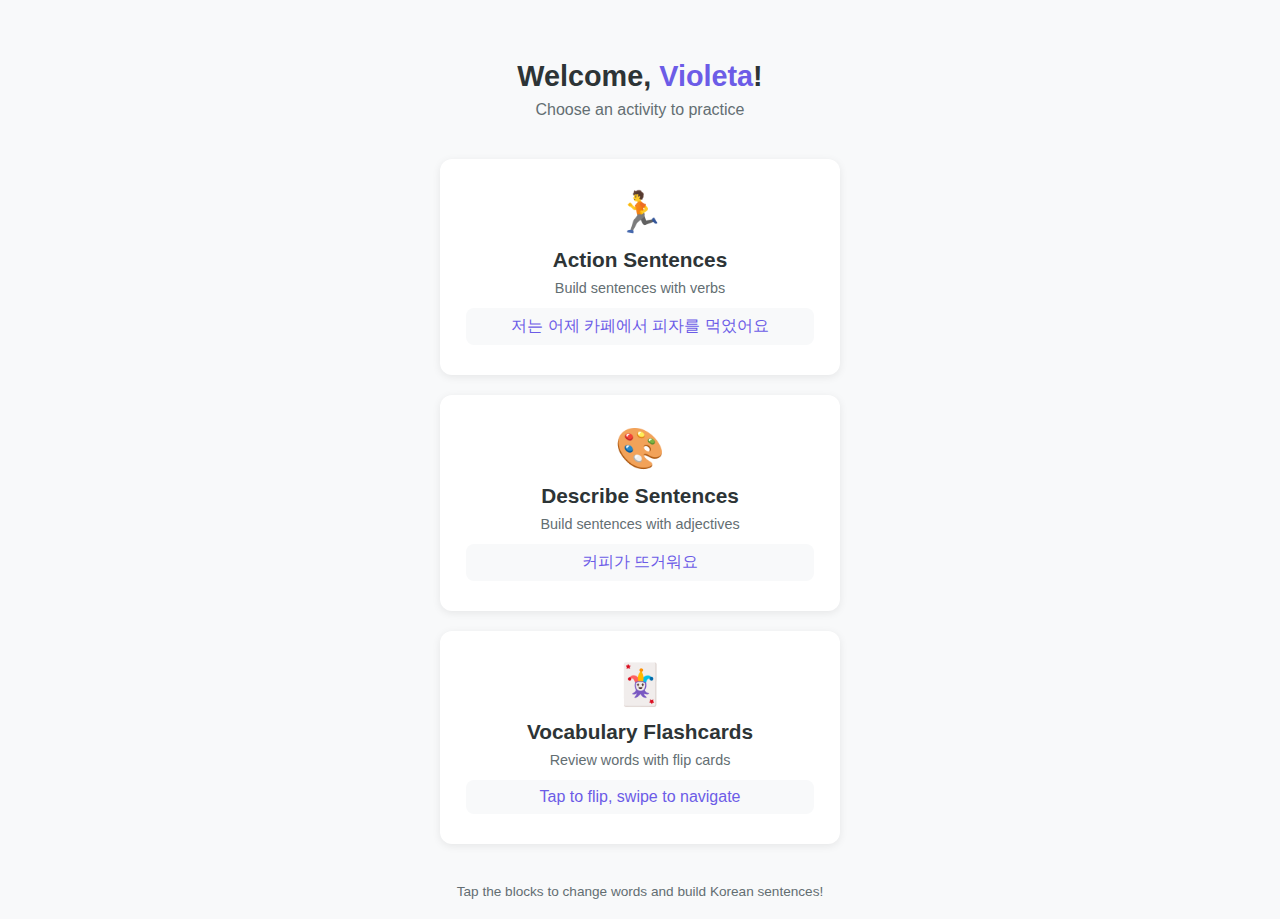
<file: index.html>
<!DOCTYPE html>
<html lang="en">
<head>
  <meta charset="UTF-8">
  <meta name="viewport" content="width=device-width, initial-scale=1.0">
  <title>Korean Practice — Violeta</title>
  <link rel="stylesheet" href="css/styles.css">
</head>
<body>
  <div class="container index-page">
    <header class="app-header">
      <h1>Welcome, <span class="student-name">Violeta</span>!</h1>
      <p class="subtitle">Choose an activity to practice</p>
    </header>

    <div class="pattern-cards">
      <a href="action.html" class="pattern-card card-action">
        <span class="card-icon">🏃</span>
        <h2>Action Sentences</h2>
        <p class="card-desc">Build sentences with verbs</p>
        <p class="card-example">저는 어제 카페에서 피자를 먹었어요</p>
      </a>

      <a href="describe.html" class="pattern-card card-describe">
        <span class="card-icon">🎨</span>
        <h2>Describe Sentences</h2>
        <p class="card-desc">Build sentences with adjectives</p>
        <p class="card-example">커피가 뜨거워요</p>
      </a>

      <a href="flashcards.html" class="pattern-card card-flashcard">
        <span class="card-icon">🃏</span>
        <h2>Vocabulary Flashcards</h2>
        <p class="card-desc">Review words with flip cards</p>
        <p class="card-example">Tap to flip, swipe to navigate</p>
      </a>
    </div>

    <footer class="app-footer">
      <p>Tap the blocks to change words and build Korean sentences!</p>
    </footer>
  </div>
  <script src="js/common.js"></script>
</body>
</html>
</file>
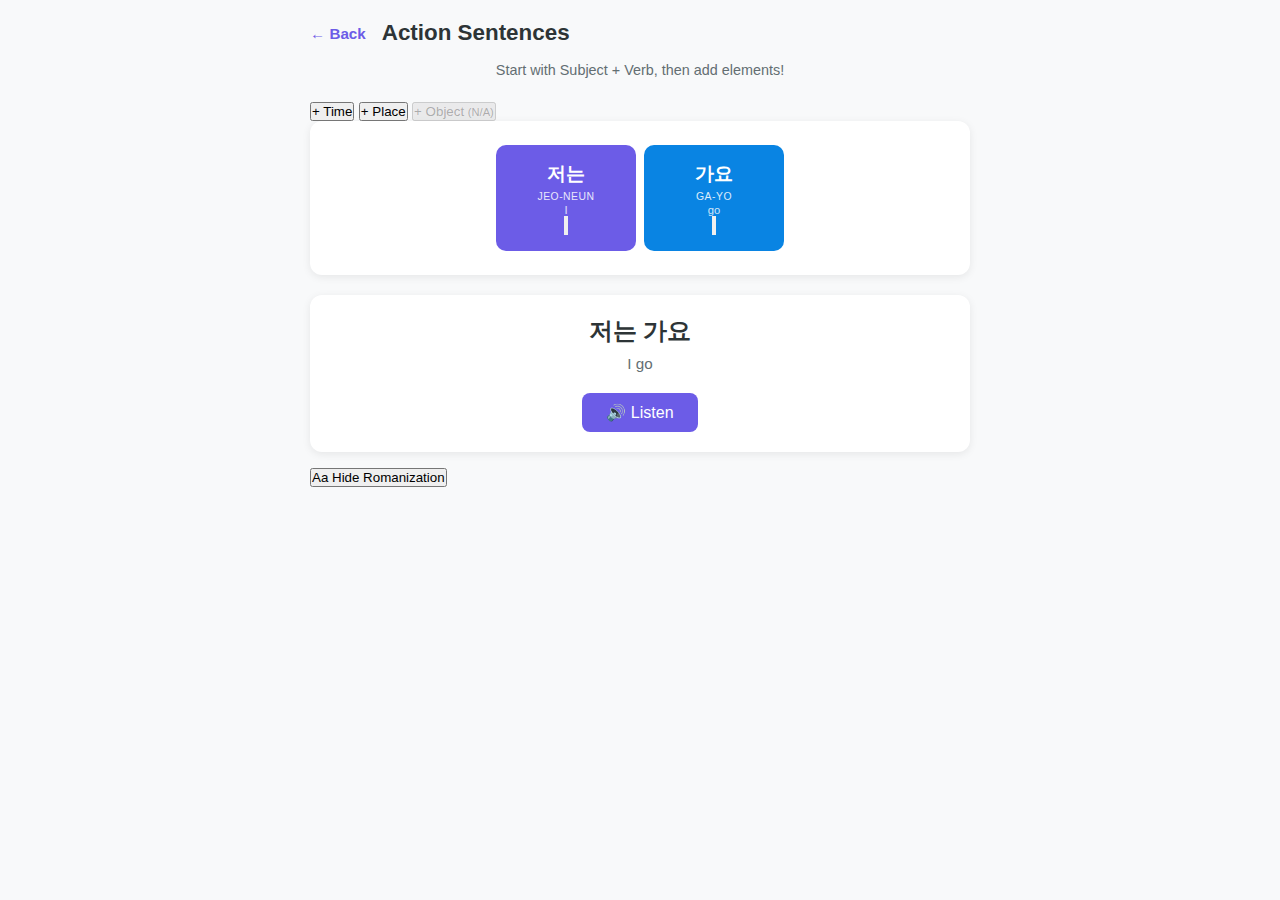
<file: action.html>
<!DOCTYPE html>
<html lang="en">
<head>
  <meta charset="UTF-8">
  <meta name="viewport" content="width=device-width, initial-scale=1.0">
  <title>Action Sentences — Violeta</title>
  <link rel="stylesheet" href="css/styles.css">
</head>
<body>
  <div class="container builder-page">
    <header class="page-header">
      <a href="index.html" class="back-btn">&larr; Back</a>
      <h1>Action Sentences</h1>
    </header>

    <p class="instruction">Start with Subject + Verb, then add elements!</p>

    <div class="element-toggles">
      <button class="element-toggle" data-element="time">+ Time</button>
      <button class="element-toggle" data-element="place">+ Place</button>
      <button class="element-toggle" data-element="object">+ Object</button>
    </div>

    <div class="sentence-area" id="sentence-area">
      <div class="block-row">
        <div class="block" id="block-subject" data-slot="subject">
          <span class="block-kr"></span>
          <span class="block-rom"></span>
          <span class="block-en"></span>
        </div>
        <div class="block hidden" id="block-time" data-slot="time">
          <span class="block-kr"></span>
          <span class="block-rom"></span>
          <span class="block-en"></span>
        </div>
        <div class="block hidden" id="block-place" data-slot="place">
          <span class="block-kr"></span>
          <span class="block-rom"></span>
          <span class="block-en"></span>
        </div>
        <div class="block hidden" id="block-object" data-slot="object">
          <span class="block-kr"></span>
          <span class="block-rom"></span>
          <span class="block-en"></span>
        </div>
        <div class="block" id="block-verb" data-slot="verb">
          <span class="block-kr"></span>
          <span class="block-rom"></span>
          <span class="block-en"></span>
        </div>
      </div>
    </div>

    <div class="result-area">
      <div class="full-sentence" id="full-sentence"></div>
      <div class="translation" id="translation"></div>
      <button class="tts-btn-large" id="speak-btn" title="Listen to sentence">🔊 Listen</button>
    </div>

    <div class="rom-toggle">
      <button class="btn-rom active" id="toggle-rom">Aa Hide Romanization</button>
    </div>
  </div>

  <script src="js/common.js"></script>
  <script src="js/action-builder.js"></script>
</body>
</html>
</file>
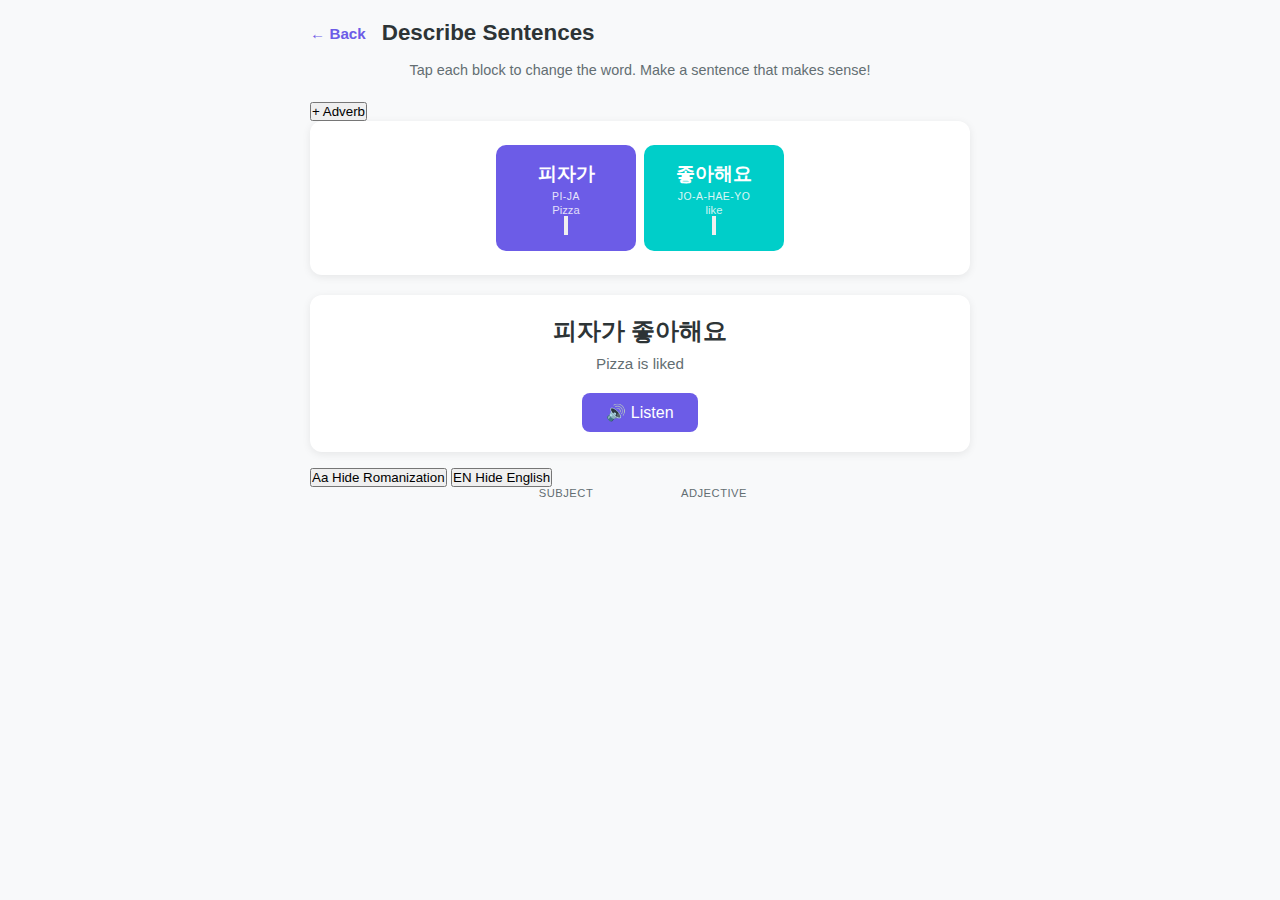
<file: describe.html>
<!DOCTYPE html>
<html lang="en">
<head>
  <meta charset="UTF-8">
  <meta name="viewport" content="width=device-width, initial-scale=1.0">
  <title>Describe Sentences — Violeta</title>
  <link rel="stylesheet" href="css/styles.css">
</head>
<body>
  <div class="container builder-page">
    <header class="page-header">
      <a href="index.html" class="back-btn">&larr; Back</a>
      <h1>Describe Sentences</h1>
    </header>

    <p class="instruction">Tap each block to change the word. Make a sentence that makes sense!</p>

    <div class="element-toggles">
      <button class="element-toggle" data-element="adverb">+ Adverb</button>
    </div>

    <div class="sentence-area" id="sentence-area">
      <div class="block-row describe-row">
        <div class="block" id="block-subject" data-slot="subject">
          <span class="block-kr"></span>
          <span class="block-rom"></span>
          <span class="block-en"></span>
        </div>
        <div class="block block-adverb hidden" id="block-adverb" data-slot="adverb">
          <span class="block-kr"></span>
          <span class="block-rom"></span>
          <span class="block-en"></span>
        </div>
        <div class="block" id="block-adjective" data-slot="adjective">
          <span class="block-kr"></span>
          <span class="block-rom"></span>
          <span class="block-en"></span>
        </div>
      </div>
    </div>

    <div class="result-area">
      <div class="full-sentence" id="full-sentence"></div>
      <div class="translation" id="translation"></div>
      <button class="tts-btn-large" id="speak-btn" title="Listen to sentence">🔊 Listen</button>
    </div>

    <div class="rom-toggle">
      <button class="btn-rom active" id="toggle-rom">Aa Hide Romanization</button>
      <button class="btn-rom active" id="toggle-en">EN Hide English</button>
    </div>

    <div class="slot-labels describe-labels">
      <span>Subject</span>
      <span class="adverb-label hidden" id="adverb-label">Adverb</span>
      <span>Adjective</span>
    </div>
  </div>

  <script src="js/common.js"></script>
  <script src="js/describe-builder.js"></script>
</body>
</html>
</file>
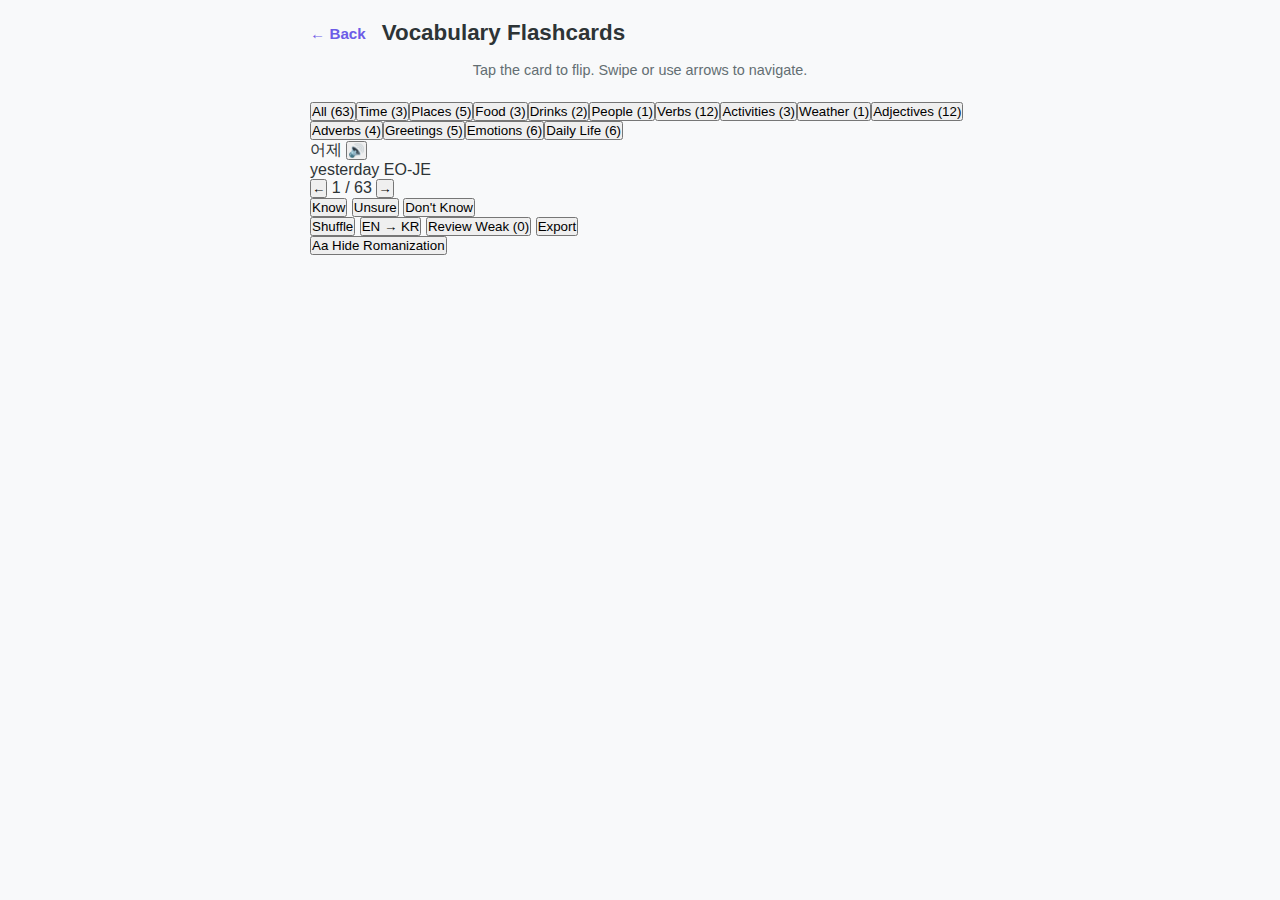
<file: flashcards.html>
<!DOCTYPE html>
<html lang="en">
<head>
  <meta charset="UTF-8">
  <meta name="viewport" content="width=device-width, initial-scale=1.0">
  <title>Flashcards — Violeta</title>
  <link rel="stylesheet" href="css/styles.css">
</head>
<body>
  <div class="container builder-page">
    <header class="page-header">
      <a href="index.html" class="back-btn">&larr; Back</a>
      <h1>Vocabulary Flashcards</h1>
    </header>

    <p class="instruction">Tap the card to flip. Swipe or use arrows to navigate.</p>

    <div class="category-tabs" id="category-tabs"></div>

    <div class="review-banner hidden" id="review-banner">
      <span>Reviewing weak words</span>
      <button class="review-exit-btn" id="review-exit-btn">Show All</button>
    </div>

    <div class="mastery-stats" id="mastery-stats"></div>

    <div class="flashcard-area">
      <div class="flashcard" id="flashcard">
        <div class="flashcard-inner" id="flashcard-inner">
          <div class="flashcard-front">
            <span class="card-korean" id="card-korean"></span>
            <button class="tts-btn" id="card-tts" title="Listen">🔊</button>
          </div>
          <div class="flashcard-back">
            <span class="card-english" id="card-english"></span>
            <span class="card-romanization" id="card-romanization"></span>
          </div>
        </div>
      </div>
    </div>

    <div class="flashcard-controls">
      <button class="fc-btn" id="prev-btn">&larr;</button>
      <span class="fc-progress" id="progress">1 / 10</span>
      <button class="fc-btn" id="next-btn">&rarr;</button>
    </div>

    <div class="response-buttons" id="response-buttons">
      <button class="resp-btn resp-know" data-resp="know" title="Press 1">Know</button>
      <button class="resp-btn resp-unsure" data-resp="unsure" title="Press 2">Unsure</button>
      <button class="resp-btn resp-dont-know" data-resp="dont_know" title="Press 3">Don't Know</button>
    </div>

    <div class="flashcard-actions">
      <button class="fc-action-btn" id="shuffle-btn">Shuffle</button>
      <button class="fc-action-btn" id="direction-btn">EN &rarr; KR</button>
      <button class="fc-action-btn" id="review-weak-btn">Review Weak (0)</button>
      <button class="fc-action-btn" id="export-btn">Export</button>
    </div>

    <div class="rom-toggle">
      <button class="btn-rom active" id="toggle-rom">Aa Hide Romanization</button>
    </div>
  </div>

  <script src="js/common.js"></script>
  <script src="js/flashcard.js"></script>
</body>
</html>
</file>
<file: css/styles.css>
/* === Korean Practice — Sentence Builder === */

:root {
  --primary: #6C5CE7;
  --primary-light: #A29BFE;
  --accent: #00B894;
  --bg: #F8F9FA;
  --card-bg: #FFFFFF;
  --text: #2D3436;
  --text-light: #636E72;
  --border: #DFE6E9;
  --shadow: 0 2px 8px rgba(0,0,0,0.08);
  --radius: 12px;

  --block-subject: #6C5CE7;
  --block-time: #FDCB6E;
  --block-place: #00B894;
  --block-object: #E17055;
  --block-verb: #0984E3;
  --block-adverb: #E84393;
  --block-adjective: #00CEC9;
}

* { box-sizing: border-box; margin: 0; padding: 0; }

body {
  font-family: -apple-system, BlinkMacSystemFont, 'Segoe UI', sans-serif;
  background: var(--bg);
  color: var(--text);
  min-height: 100vh;
}

.container {
  max-width: 700px;
  margin: 0 auto;
  padding: 20px;
}

/* --- Index Page --- */
.index-page { text-align: center; padding-top: 60px; }

.app-header h1 {
  font-size: 1.8rem;
  margin-bottom: 8px;
}

.student-name { color: var(--primary); }

.subtitle {
  color: var(--text-light);
  font-size: 1rem;
  margin-bottom: 40px;
}

.pattern-cards {
  display: flex;
  flex-direction: column;
  gap: 20px;
  max-width: 400px;
  margin: 0 auto;
}

.pattern-card {
  display: block;
  background: var(--card-bg);
  border-radius: var(--radius);
  padding: 28px 24px;
  text-decoration: none;
  color: var(--text);
  box-shadow: var(--shadow);
  border: 2px solid transparent;
  transition: transform 0.15s, border-color 0.15s;
}

.pattern-card:hover {
  transform: translateY(-2px);
  border-color: var(--primary-light);
}

.card-icon { font-size: 2.5rem; display: block; margin-bottom: 12px; }

.pattern-card h2 { font-size: 1.3rem; margin-bottom: 8px; }

.card-desc { color: var(--text-light); font-size: 0.9rem; margin-bottom: 12px; }

.card-example {
  background: var(--bg);
  padding: 8px 14px;
  border-radius: 8px;
  font-size: 1rem;
  color: var(--primary);
}

.app-footer {
  margin-top: 40px;
  color: var(--text-light);
  font-size: 0.85rem;
}

/* --- Builder Pages --- */
.page-header {
  display: flex;
  align-items: center;
  gap: 16px;
  margin-bottom: 16px;
}

.page-header h1 { font-size: 1.4rem; }

.back-btn {
  text-decoration: none;
  color: var(--primary);
  font-weight: 600;
  font-size: 0.95rem;
}

.instruction {
  color: var(--text-light);
  font-size: 0.9rem;
  margin-bottom: 24px;
  text-align: center;
}

/* --- Sentence Blocks --- */
.sentence-area {
  background: var(--card-bg);
  border-radius: var(--radius);
  padding: 24px 16px;
  box-shadow: var(--shadow);
  margin-bottom: 20px;
}

.block-row {
  display: flex;
  gap: 8px;
  flex-wrap: wrap;
  justify-content: center;
}

.block {
  flex: 1;
  min-width: 80px;
  max-width: 140px;
  padding: 14px 8px;
  border-radius: 10px;
  text-align: center;
  cursor: pointer;
  user-select: none;
  transition: transform 0.12s, box-shadow 0.12s;
  border: 2px solid transparent;
}

.block:active { transform: scale(0.95); }

.block:hover {
  box-shadow: 0 4px 12px rgba(0,0,0,0.15);
}

.block[data-slot="subject"] { background: var(--block-subject); color: #fff; }
.block[data-slot="time"] { background: var(--block-time); color: var(--text); }
.block[data-slot="place"] { background: var(--block-place); color: #fff; }
.block[data-slot="object"] { background: var(--block-object); color: #fff; }
.block[data-slot="verb"] { background: var(--block-verb); color: #fff; }
.block[data-slot="adverb"] { background: var(--block-adverb); color: #fff; }
.block[data-slot="adjective"] { background: var(--block-adjective); color: #fff; }

.block-kr {
  display: block;
  font-size: 1.2rem;
  font-weight: 700;
  margin-bottom: 4px;
}

.block-rom {
  display: block;
  font-size: 0.65rem;
  opacity: 0.85;
  margin-bottom: 2px;
  text-transform: uppercase;
  letter-spacing: 0.5px;
}

.block-en {
  display: block;
  font-size: 0.7rem;
  opacity: 0.8;
}

.block.pulse {
  animation: pulse 0.3s ease;
}

@keyframes pulse {
  0% { transform: scale(1); }
  50% { transform: scale(1.08); }
  100% { transform: scale(1); }
}

/* --- Result Area --- */
.result-area {
  text-align: center;
  padding: 20px;
  background: var(--card-bg);
  border-radius: var(--radius);
  box-shadow: var(--shadow);
  margin-bottom: 16px;
}

.full-sentence {
  font-size: 1.5rem;
  font-weight: 700;
  margin-bottom: 8px;
  color: var(--text);
  min-height: 2rem;
}

.translation {
  font-size: 0.95rem;
  color: var(--text-light);
  margin-bottom: 16px;
  min-height: 1.4rem;
}

.tts-btn-large {
  background: var(--primary);
  color: #fff;
  border: none;
  padding: 10px 24px;
  border-radius: 8px;
  font-size: 1rem;
  cursor: pointer;
  transition: background 0.15s;
}

.tts-btn-large:hover { background: var(--primary-light); }
.tts-btn-large:active { transform: scale(0.97); }

/* --- Slot Labels --- */
.slot-labels {
  display: flex;
  justify-content: center;
  gap: 8px;
  flex-wrap: wrap;
}

.slot-labels span {
  flex: 1;
  min-width: 80px;
  max-width: 140px;
  text-align: center;
  font-size: 0.7rem;
  color: var(--text-light);
  text-transform: uppercase;
  letter-spacing: 0.5px;
}

/* --- Adverb Toggle --- */
.adverb-toggle {
  text-align: center;
  margin-bottom: 16px;
}

.btn-adverb {
  background: var(--block-adverb);
  color: #fff;
  border: none;
  padding: 8px 20px;
  border-radius: 8px;
  font-size: 0.9rem;
  cursor: pointer;
  transition: opacity 0.15s;
}

.btn-adverb:hover { opacity: 0.85; }
.btn-adverb.active { background: var(--text-light); }

/* --- Utilities --- */
.hidden { display: none !important; }

/* --- Responsive --- */
@media (max-width: 500px) {
  .block {
    min-width: 60px;
    max-width: 110px;
    padding: 10px 6px;
  }
  .block-kr { font-size: 1rem; }
  .full-sentence { font-size: 1.25rem; }
  .index-page { padding-top: 30px; }
  .app-header h1 { font-size: 1.5rem; }
}
</file>
